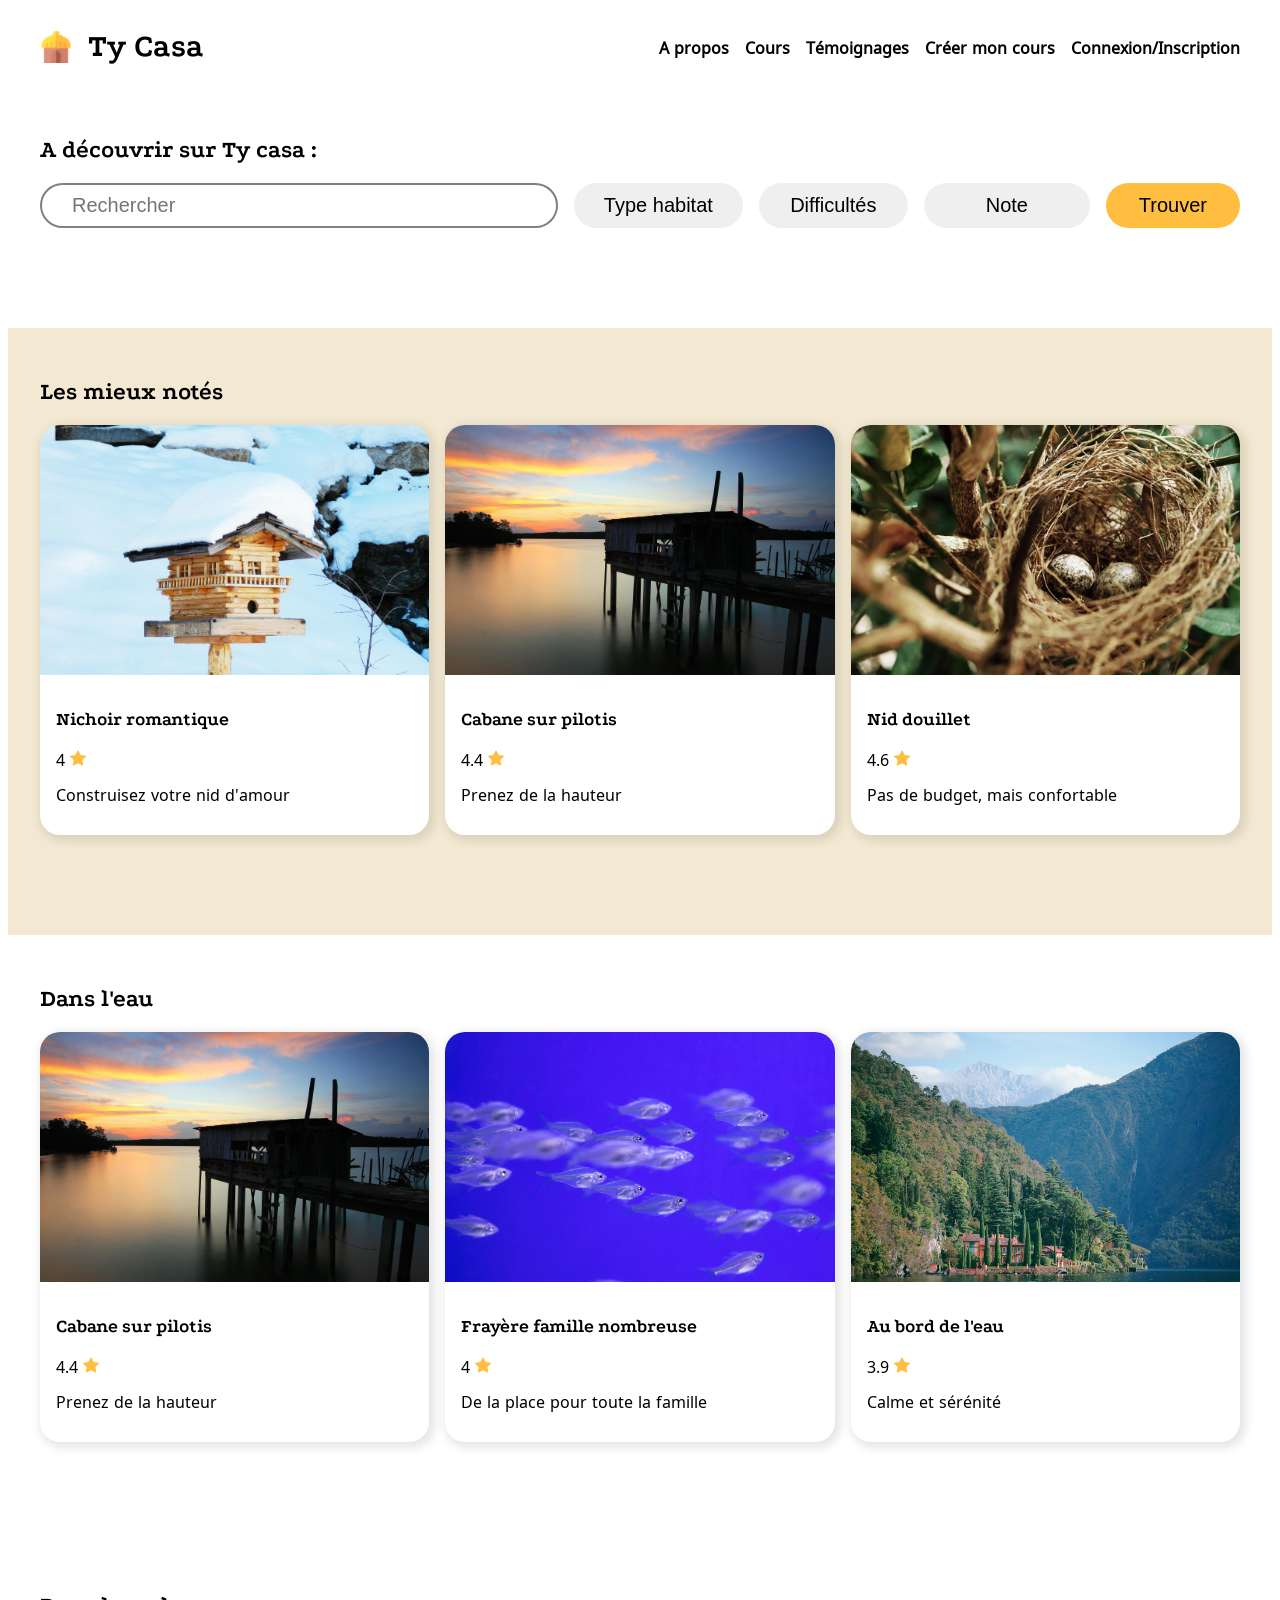
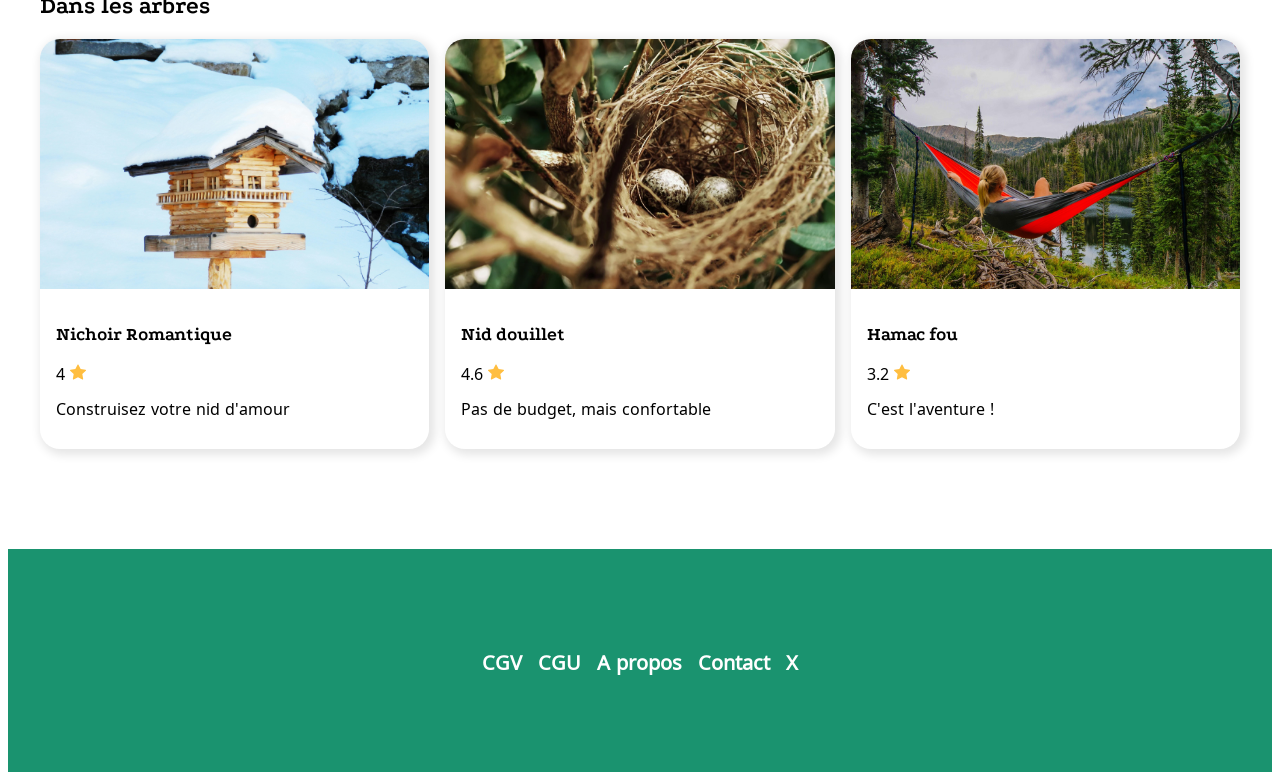
<file: 2024/crise-logement-animaux/ty-casa/index.html>
<!DOCTYPE html>
<html lang="fr">

<head>
    <meta charset="UTF-8">
    <meta name="viewport" content="width=device-width, initial-scale=1.0">
    <title>Ty Casa</title>
    <link rel="stylesheet" href="./style.css">
    <link rel="preconnect" href="https://fonts.googleapis.com">
    <link rel="preconnect" href="https://fonts.gstatic.com" crossorigin>
    <link
        href="https://fonts.googleapis.com/css2?family=Noto+Sans+Warang+Citi&family=Podkova:wght@400..800&display=swap"
        rel="stylesheet">
</head>

<body>
    <header class="container">
        <div class="logo">
            <img src="./images/hut.png" class="img-logo" alt="logo">
            <h1> Ty Casa </h1>
        </div>
        <nav>
            <ul class="menu reset">
                <li><a href="#">A propos</a> </li>
                <li><a href="#">Cours</a> </li>
                <li><a href="#">Témoignages</a></li>
                <li><a href="">Créer mon cours</a></li>
                <li><a href="#"> Connexion/Inscription</a></li>
            </ul>
        </nav>
    </header>
    <section class="container vertical-spacing">
        <h2 for="site-search">A découvrir sur Ty casa :</h2>
        <div class="search-bar">
            <input type="search" id="site-search" name="q" placeholder="Rechercher" />
            <select class="select-critere" name="habitat" id="habitat-select">
                <option value="">Type habitat</option>
                <option value="dog">Eau</option>
                <option value="cat">Terre</option>
                <option value="hamster">Forêt</option>
            </select>
            <select class="select-critere" name="difficultes" id="difficultes-select">
                <option value="">Difficultés</option>
                <option value="dog">Facile</option>
                <option value="cat">Moyenne</option>
                <option value="hamster">Elevée</option>
                <option value="hamster">Hard-core</option>
            </select>
            <select class="select-critere" name="notes" id="notes-select">
                <option value="">Note</option>
                <option value="dog">Bof 1/5</option>
                <option value="cat">Moyen 2/5</option>
                <option value="hamster">Pas mal 3/5</option>
                <option value="hamster">Cool 4/5</option>
                <option value="hamster">Top 5/5</option>
            </select>

            <button class="button-primary">Trouver</button>
        </div>
    </section>
    <section id="mieux-notes">
        <div class="container vertical-spacing">
            <h2>Les mieux notés</h2>
            <ul class="card-container reset">
                <li class="card">
                    <div class="card-img">
                        <img src="./images/nichoir.jpg" alt="image-cours">
                    </div>
                    <div class="card-content">
                        <h3>Nichoir romantique</h3>
                        <p>4
                            <svg xmlns="http://www.w3.org/2000/svg" width="16" height="16" fill="currentColor"
                                class="bi bi-star-fill" viewBox="0 0 16 16">
                                <path
                                    d="M3.612 15.443c-.386.198-.824-.149-.746-.592l.83-4.73L.173 6.765c-.329-.314-.158-.888.283-.95l4.898-.696L7.538.792c.197-.39.73-.39.927 0l2.184 4.327 4.898.696c.441.062.612.636.282.95l-3.522 3.356.83 4.73c.078.443-.36.79-.746.592L8 13.187l-4.389 2.256z" />
                            </svg>
                        </p>
                        <p>Construisez votre nid d'amour</p>
                    </div>
                </li>
                <li class="card">
                    <div class="card-img">
                        <img src="./images/cabane.jpg" alt="image-cours">
                    </div>
                    <div class="card-content">
                        <h3>Cabane sur pilotis</h3>
                        <p>4.4
                            <svg xmlns="http://www.w3.org/2000/svg" width="16" height="16" fill="currentColor"
                                class="bi bi-star-fill" viewBox="0 0 16 16">
                                <path
                                    d="M3.612 15.443c-.386.198-.824-.149-.746-.592l.83-4.73L.173 6.765c-.329-.314-.158-.888.283-.95l4.898-.696L7.538.792c.197-.39.73-.39.927 0l2.184 4.327 4.898.696c.441.062.612.636.282.95l-3.522 3.356.83 4.73c.078.443-.36.79-.746.592L8 13.187l-4.389 2.256z" />
                            </svg>
                        </p>
                        <p>Prenez de la hauteur</p>
                    </div>
                </li>
                <li class="card">
                    <div class="card-img">
                        <img src="./images/Nid.webp" alt="image-cours">
                    </div>
                    <div class="card-content">
                        <h3>Nid douillet</h3>
                        <p>4.6
                            <svg xmlns="http://www.w3.org/2000/svg" width="16" height="16" fill="currentColor"
                                class="bi bi-star-fill" viewBox="0 0 16 16">
                                <path
                                    d="M3.612 15.443c-.386.198-.824-.149-.746-.592l.83-4.73L.173 6.765c-.329-.314-.158-.888.283-.95l4.898-.696L7.538.792c.197-.39.73-.39.927 0l2.184 4.327 4.898.696c.441.062.612.636.282.95l-3.522 3.356.83 4.73c.078.443-.36.79-.746.592L8 13.187l-4.389 2.256z" />
                            </svg>
                        </p>
                        <p>Pas de budget, mais confortable</p>
                    </div>
                </li>
            </ul>
        </div>
    </section>
    <section class="container vertical-spacing">
        <h2>Dans l'eau</h2>
        <ul class="card-container reset">
            <li class="card">
                <div class="card-img">
                    <img src="./images/cabane.jpg" alt="image-cours" alt="image-cours">
                </div>
                <div class="card-content">
                    <h3>Cabane sur pilotis</h3>
                    <p>4.4
                        <svg xmlns="http://www.w3.org/2000/svg" width="16" height="16" fill="currentColor"
                            class="bi bi-star-fill" viewBox="0 0 16 16">
                            <path
                                d="M3.612 15.443c-.386.198-.824-.149-.746-.592l.83-4.73L.173 6.765c-.329-.314-.158-.888.283-.95l4.898-.696L7.538.792c.197-.39.73-.39.927 0l2.184 4.327 4.898.696c.441.062.612.636.282.95l-3.522 3.356.83 4.73c.078.443-.36.79-.746.592L8 13.187l-4.389 2.256z" />
                        </svg>
                    </p>
                    <p>Prenez de la hauteur</p>
                </div>
            </li>
            <li class="card">
                <div class="card-img">
                    <img src="./images/frayere.jpg" alt="image-cours">
                </div>
                <div class="card-content">
                    <h3>Frayère famille nombreuse</h3>
                    <p>4
                        <svg xmlns="http://www.w3.org/2000/svg" width="16" height="16" fill="currentColor"
                            class="bi bi-star-fill" viewBox="0 0 16 16">
                            <path
                                d="M3.612 15.443c-.386.198-.824-.149-.746-.592l.83-4.73L.173 6.765c-.329-.314-.158-.888.283-.95l4.898-.696L7.538.792c.197-.39.73-.39.927 0l2.184 4.327 4.898.696c.441.062.612.636.282.95l-3.522 3.356.83 4.73c.078.443-.36.79-.746.592L8 13.187l-4.389 2.256z" />
                        </svg>
                    </p>
                    <p>De la place pour toute la famille</p>
                </div>
            </li>
            <li class="card">
                <div class="card-img">
                    <img src="./images/maison-eau2.jpg" alt="image-cours">
                </div>
                <div class="card-content">
                    <h3>Au bord de l'eau</h3>
                    <p>3.9
                        <svg xmlns="http://www.w3.org/2000/svg" width="16" height="16" fill="currentColor"
                            class="bi bi-star-fill" viewBox="0 0 16 16">
                            <path
                                d="M3.612 15.443c-.386.198-.824-.149-.746-.592l.83-4.73L.173 6.765c-.329-.314-.158-.888.283-.95l4.898-.696L7.538.792c.197-.39.73-.39.927 0l2.184 4.327 4.898.696c.441.062.612.636.282.95l-3.522 3.356.83 4.73c.078.443-.36.79-.746.592L8 13.187l-4.389 2.256z" />
                        </svg>
                    </p>
                    <p>Calme et sérénité</p>
                </div>
            </li>
        </ul>
    </section>
    <section class="container vertical-spacing">
        <h2>Dans les arbres</h2>
        <ul class="card-container reset">
            <li class="card">
                <div class="card-img">
                    <img src="./images/nichoir.jpg" alt="image-cours">
                </div>
                <div class="card-content">
                    <h3>Nichoir Romantique</h3>
                    <p>4
                        <svg xmlns="http://www.w3.org/2000/svg" width="16" height="16" fill="currentColor"
                            class="bi bi-star-fill" viewBox="0 0 16 16">
                            <path
                                d="M3.612 15.443c-.386.198-.824-.149-.746-.592l.83-4.73L.173 6.765c-.329-.314-.158-.888.283-.95l4.898-.696L7.538.792c.197-.39.73-.39.927 0l2.184 4.327 4.898.696c.441.062.612.636.282.95l-3.522 3.356.83 4.73c.078.443-.36.79-.746.592L8 13.187l-4.389 2.256z" />
                        </svg>
                    </p>
                    <p>Construisez votre nid d'amour</p>
                </div>
            </li>
            <li class="card">
                <div class="card-img">
                    <img src="./images/Nid.webp" alt="image-cours">
                </div>
                <div class="card-content">
                    <h3>Nid douillet</h3>
                    <p>4.6
                        <svg xmlns="http://www.w3.org/2000/svg" width="16" height="16" fill="currentColor"
                            class="bi bi-star-fill" viewBox="0 0 16 16">
                            <path
                                d="M3.612 15.443c-.386.198-.824-.149-.746-.592l.83-4.73L.173 6.765c-.329-.314-.158-.888.283-.95l4.898-.696L7.538.792c.197-.39.73-.39.927 0l2.184 4.327 4.898.696c.441.062.612.636.282.95l-3.522 3.356.83 4.73c.078.443-.36.79-.746.592L8 13.187l-4.389 2.256z" />
                        </svg>
                    </p>
                    <p>Pas de budget, mais confortable</p>
                </div>
            </li>
            <li class="card">
                <div class="card-img">
                    <img src="./images/h.avif" alt="image-cours">
                </div>
                <div class="card-content">
                    <h3>Hamac fou</h3>
                    <p>3.2
                        <svg xmlns="http://www.w3.org/2000/svg" width="16" height="16" fill="currentColor"
                            class="bi bi-star-fill" viewBox="0 0 16 16">
                            <path
                                d="M3.612 15.443c-.386.198-.824-.149-.746-.592l.83-4.73L.173 6.765c-.329-.314-.158-.888.283-.95l4.898-.696L7.538.792c.197-.39.73-.39.927 0l2.184 4.327 4.898.696c.441.062.612.636.282.95l-3.522 3.356.83 4.73c.078.443-.36.79-.746.592L8 13.187l-4.389 2.256z" />
                        </svg>
                    </p>
                    <p>C'est l'aventure !</p>
                </div>
            </li>
        </ul>
    </section>
    <footer class="footer">
        <div class="container">
            <ul class="menu reset">
                <li>
                    <a href="#">CGV</a>
                </li>
                <li>
                    <a href="#">CGU</a>
                </li>
                <li>
                    <a href="#">A propos</a>
                </li>
                <li>
                    <a href="#">Contact</a>
                </li>
                <li>
                    <a href="#">X</a>
                </li>
            </ul>
        </div>
    </footer>
</body>

</html>
</file>
<file: 2024/crise-logement-animaux/ty-casa/style.css>
ul.reset{
   list-style:none;
   margin:0;
   padding: 0;
   text-indent: 0;
}
select {
    -webkit-appearance: none;
    -moz-appearance: none;
    appearance: none;
}
body{
    font-family: "Noto Sans Warang Citi", sans-serif;
}
header{
    display: flex;
    justify-content:space-between;
    align-items: center;
}
.menu.reset a:hover{
    color:#1A936F;
    font-weight: bolder;
}
.menu.reset a{
    font-weight: bolder;
}
h1,h2,h3{
    font-family: "Podkova", serif;
}
.menu{
    display: flex;
    gap:16px;
}
a {
    color: black;
    text-decoration: none;
}
#site-search{
    width: 200%;
    font-size: 20px;
    border-radius: 9999px;
    padding: 8px 30px;
    border:2px solid grey;
}
.search-bar{
    display: flex;
    gap: 16px;
    justify-content:space-around;
}
.select-critere{
    text-align: center;
    font-size: 20px;
    border-radius: 9999px;
    padding: 8px 30px;
    border:transparent;
}
.button-primary{
    background-color: #FFBE40;
    font-size: 20px;
    border-radius: 9999px;
    padding: 8px 30px;
    border: 3px solid transparent;
}
.button-primary:hover{
    background-color: white;
    border: 3px solid #FFBE40;
}
.logo{
    display:flex;
    align-items: center;
    gap: 16px;
}
.img-logo{
    width: 32px;
    height: 32px;
}
.vertical-spacing{
    padding-bottom: 100px ;
    padding-top:30px;
}
.card-container{
    display: flex;
    gap: 16px;
}
.card{
    width: calc(100%/3);
    background-color: white;
    border-radius: 20px;
    box-shadow: 3px 3px 10px 3px rgba(0,0,0,0.1);
}
.card-content{
    padding: 16px;
}
.card-img{
    /*width:100%;*/
    height: 250px;
    overflow: hidden;
}
.card-img img{
    min-height: 100%;
    width: 100%;
}
.bi.bi-star-fill{
    color:#FFBE40;
}
#mieux-notes{
    background-color: #F3E9D2;
}
img{
    width: 100%;
    border-radius: 20px 20px 0 0;
}
.container{
    margin:auto;
    max-width: 1200px;
}
.footer{
    display: flex;
    background-color:#1A936F;
    padding:100px 0;
    color:white;
    font-size: 20px;
}
.footer a {
    color:inherit;
}
</file>
